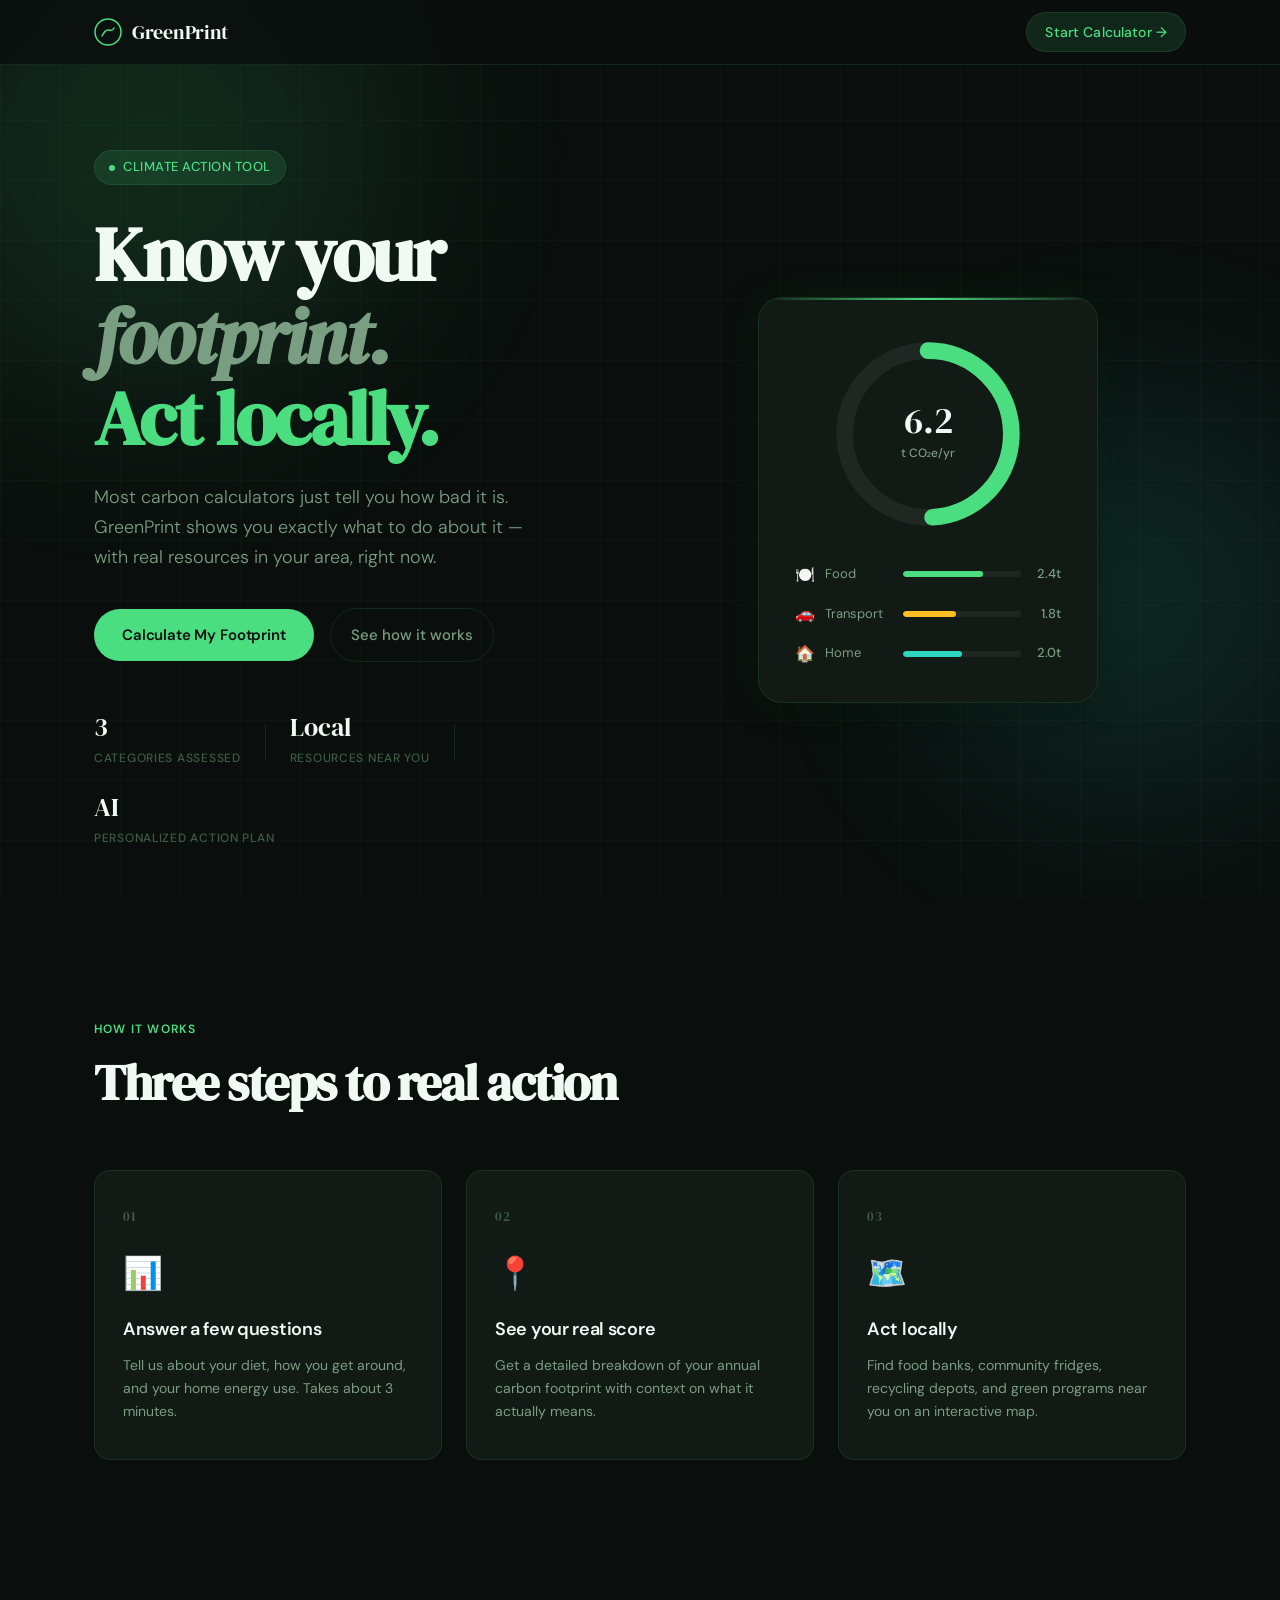
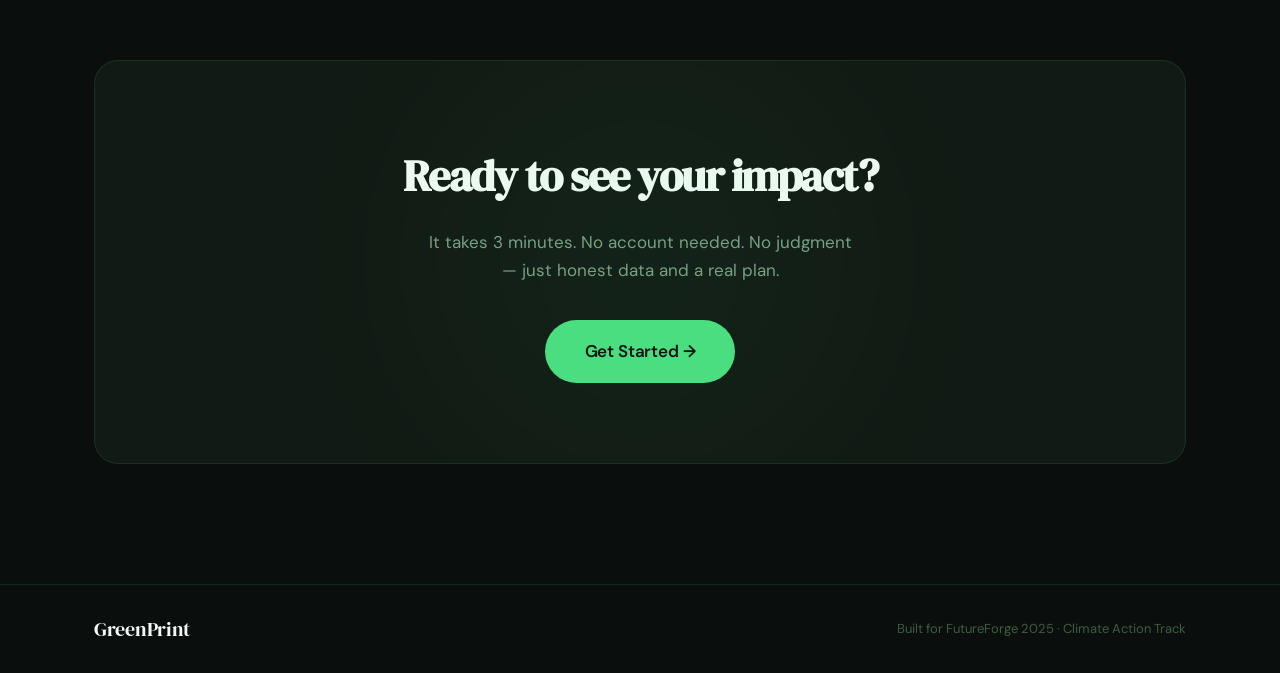
<file: index.html>
<!DOCTYPE html>
<html lang="en">
<head>
  <meta charset="UTF-8" />
  <meta name="viewport" content="width=device-width, initial-scale=1.0" />
  <title>GreenPrint — Know Your Impact. Act Locally.</title>
  <link rel="stylesheet" href="css/main.css" />
  <link rel="preconnect" href="https://fonts.googleapis.com" />
  <link rel="preconnect" href="https://fonts.gstatic.com" crossorigin />
  <link href="https://fonts.googleapis.com/css2?family=DM+Serif+Display:ital@0;1&family=DM+Sans:wght@300;400;500;600&display=swap" rel="stylesheet" />
</head>
<body class="home">

  <nav class="nav">
    <div class="nav-inner">
      <a href="index.html" class="logo">
        <span class="logo-icon">
          <svg width="28" height="28" viewBox="0 0 28 28" fill="none">
            <circle cx="14" cy="14" r="13" stroke="var(--green)" stroke-width="1.5"/>
            <path d="M8 18c2-4 4-6 6-6s4 2 6-2" stroke="var(--green)" stroke-width="1.5" stroke-linecap="round"/>
            <path d="M14 8v4M14 8l-2 2M14 8l2 2" stroke="var(--accent)" stroke-width="1.5" stroke-linecap="round" stroke-linejoin="round"/>
          </svg>
        </span>
        GreenPrint
      </a>
      <a href="calculator.html" class="nav-cta">Start Calculator →</a>
    </div>
  </nav>

  <section class="hero">
    <div class="hero-bg">
      <div class="hero-blob blob-1"></div>
      <div class="hero-blob blob-2"></div>
      <div class="grid-overlay"></div>
    </div>
    <div class="hero-content">
      <div class="hero-badge">
        <span class="badge-dot"></span>
        Climate Action Tool
      </div>
      <h1 class="hero-title">
        Know your<br />
        <em>footprint.</em><br />
        <span class="title-green">Act locally.</span>
      </h1>
      <p class="hero-desc">
        Most carbon calculators just tell you how bad it is. GreenPrint shows you exactly what to do about it — with real resources in your area, right now.
      </p>
      <div class="hero-actions">
        <a href="calculator.html" class="btn-primary">Calculate My Footprint</a>
        <a href="#how" class="btn-ghost">See how it works</a>
      </div>
      <div class="hero-stats">
        <div class="stat">
          <span class="stat-num">3</span>
          <span class="stat-label">Categories assessed</span>
        </div>
        <div class="stat-divider"></div>
        <div class="stat">
          <span class="stat-num">Local</span>
          <span class="stat-label">Resources near you</span>
        </div>
        <div class="stat-divider"></div>
        <div class="stat">
          <span class="stat-num">AI</span>
          <span class="stat-label">Personalized action plan</span>
        </div>
      </div>
    </div>
    <div class="hero-visual">
      <div class="score-preview">
        <div class="score-ring">
          <svg viewBox="0 0 120 120" width="200" height="200">
            <circle cx="60" cy="60" r="50" fill="none" stroke="rgba(255,255,255,0.06)" stroke-width="10"/>
            <circle cx="60" cy="60" r="50" fill="none" stroke="var(--green)" stroke-width="10"
              stroke-dasharray="220" stroke-dashoffset="66"
              stroke-linecap="round" transform="rotate(-90 60 60)" class="ring-anim"/>
          </svg>
          <div class="ring-center">
            <span class="ring-num">6.2</span>
            <span class="ring-unit">t CO₂e/yr</span>
          </div>
        </div>
        <div class="score-breakdown-preview">
          <div class="breakdown-row">
            <span class="brow-icon">🍽️</span>
            <span class="brow-label">Food</span>
            <div class="brow-bar"><div class="brow-fill" style="width:68%;background:var(--green)"></div></div>
            <span class="brow-val">2.4t</span>
          </div>
          <div class="breakdown-row">
            <span class="brow-icon">🚗</span>
            <span class="brow-label">Transport</span>
            <div class="brow-bar"><div class="brow-fill" style="width:45%;background:var(--amber)"></div></div>
            <span class="brow-val">1.8t</span>
          </div>
          <div class="breakdown-row">
            <span class="brow-icon">🏠</span>
            <span class="brow-label">Home</span>
            <div class="brow-bar"><div class="brow-fill" style="width:50%;background:var(--teal)"></div></div>
            <span class="brow-val">2.0t</span>
          </div>
        </div>
      </div>
    </div>
  </section>

  <section class="how" id="how">
    <div class="container">
      <div class="section-label">How it works</div>
      <h2 class="section-title">Three steps to real action</h2>
      <div class="steps-grid">
        <div class="step-card">
          <div class="step-num">01</div>
          <div class="step-icon">📊</div>
          <h3>Answer a few questions</h3>
          <p>Tell us about your diet, how you get around, and your home energy use. Takes about 3 minutes.</p>
        </div>
        <div class="step-card">
          <div class="step-num">02</div>
          <div class="step-icon">📍</div>
          <h3>See your real score</h3>
          <p>Get a detailed breakdown of your annual carbon footprint with context on what it actually means.</p>
        </div>
        <div class="step-card">
          <div class="step-num">03</div>
          <div class="step-icon">🗺️</div>
          <h3>Act locally</h3>
          <p>Find food banks, community fridges, recycling depots, and green programs near you on an interactive map.</p>
        </div>
      </div>
    </div>
  </section>

  <section class="cta-section">
    <div class="container">
      <div class="cta-card">
        <div class="cta-blob"></div>
        <h2>Ready to see your impact?</h2>
        <p>It takes 3 minutes. No account needed. No judgment — just honest data and a real plan.</p>
        <a href="calculator.html" class="btn-primary btn-large">Get Started →</a>
      </div>
    </div>
  </section>

  <footer class="footer">
    <div class="container">
      <div class="footer-inner">
        <span class="logo">GreenPrint</span>
        <span class="footer-note">Built for FutureForge 2025 · Climate Action Track</span>
      </div>
    </div>
  </footer>

</body>
</html>
</file>
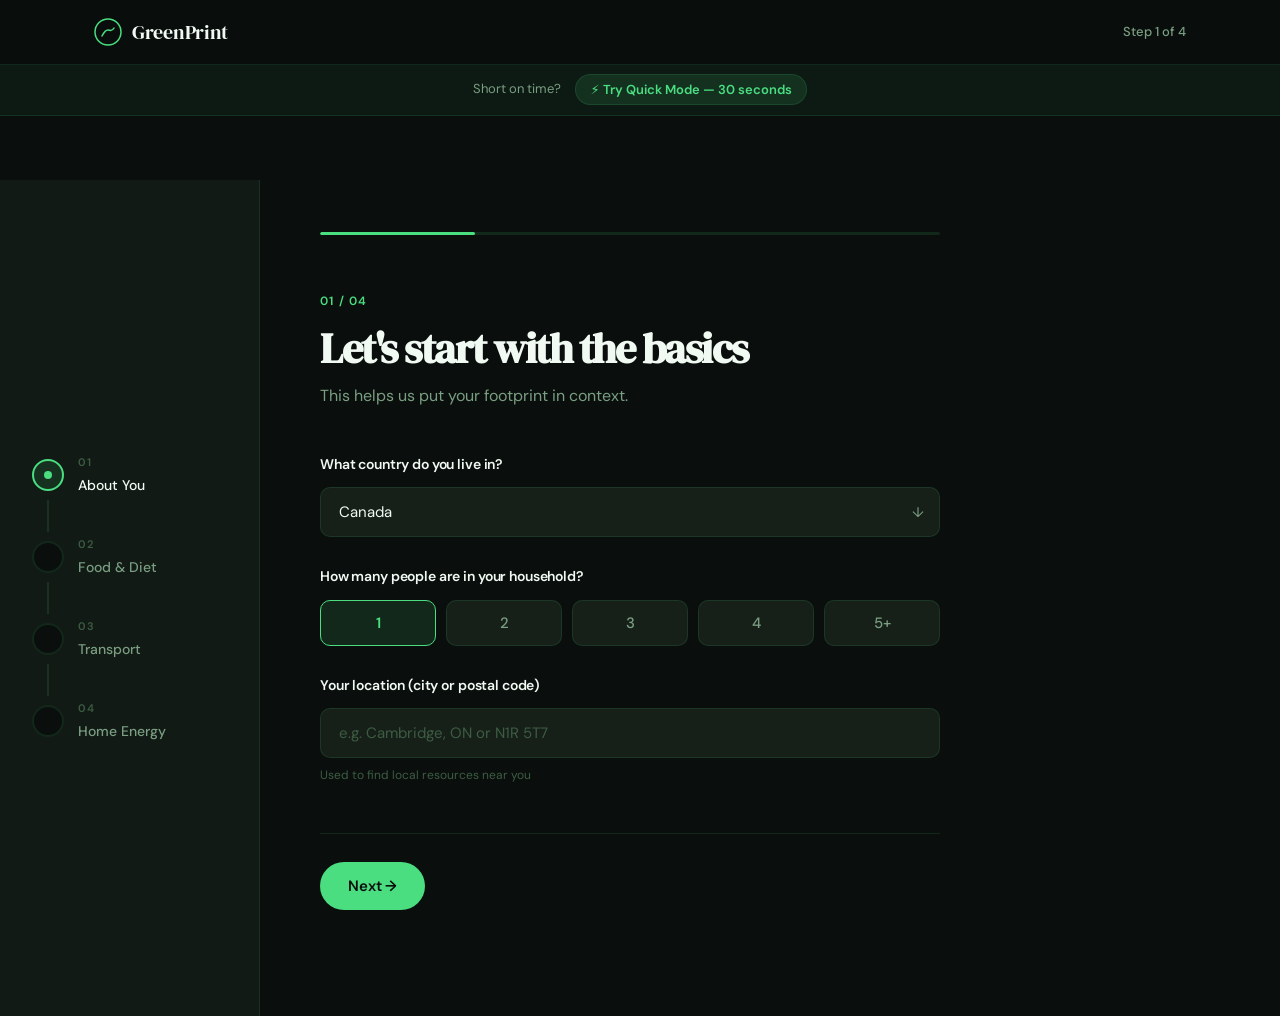
<file: calculator.html>
<!DOCTYPE html>
<html lang="en">
<head>
  <meta charset="UTF-8" />
  <meta name="viewport" content="width=device-width, initial-scale=1.0" />
  <title>GreenPrint — Calculator</title>
  <link rel="stylesheet" href="css/main.css" />
  <link rel="stylesheet" href="css/calculator.css" />
  <link href="https://fonts.googleapis.com/css2?family=DM+Serif+Display:ital@0;1&family=DM+Sans:wght@300;400;500;600&display=swap" rel="stylesheet" />
</head>
<body class="calc-page">

  <nav class="nav">
    <div class="nav-inner">
      <a href="index.html" class="logo">
        <span class="logo-icon">
          <svg width="28" height="28" viewBox="0 0 28 28" fill="none">
            <circle cx="14" cy="14" r="13" stroke="var(--green)" stroke-width="1.5"/>
            <path d="M8 18c2-4 4-6 6-6s4 2 6-2" stroke="var(--green)" stroke-width="1.5" stroke-linecap="round"/>
            <path d="M14 8v4M14 8l-2 2M14 8l2 2" stroke="var(--accent)" stroke-width="1.5" stroke-linecap="round" stroke-linejoin="round"/>
          </svg>
        </span>
        GreenPrint
      </a>
      <div class="nav-progress-label" id="stepLabel">Step 1 of 4</div>
    </div>
  </nav>

  <!-- Quick Mode Modal -->
  <div id="quickModeModal" class="quick-modal" style="display:none">
    <div class="quick-modal-card">
      <button class="quick-modal-close" onclick="closeQuickMode()">✕</button>
      <div class="quick-modal-header">
        <span class="step-badge">⚡ Quick Mode</span>
        <h2>Pick your lifestyle</h2>
        <p>Get an instant estimate in under 30 seconds. You can always do the full calculator for precision.</p>
      </div>
      <div class="quick-archetypes" id="quickArchetypes">
        <button class="archetype-card" data-archetype="student">
          <span class="arch-icon">🎒</span>
          <span class="arch-name">Student</span>
          <span class="arch-desc">Low income, transit or cycling, shared housing, minimal flights</span>
          <span class="arch-estimate">~4–6t CO₂e/yr</span>
        </button>
        <button class="archetype-card" data-archetype="urban_professional">
          <span class="arch-icon">💼</span>
          <span class="arch-name">Urban Professional</span>
          <span class="arch-desc">Apartment, transit or car, a few flights/year, mixed diet</span>
          <span class="arch-estimate">~7–10t CO₂e/yr</span>
        </button>
        <button class="archetype-card" data-archetype="suburban_family">
          <span class="arch-icon">🏡</span>
          <span class="arch-name">Suburban Family</span>
          <span class="arch-desc">House, one or two gas cars, 2–4 flights, standard diet</span>
          <span class="arch-estimate">~12–18t CO₂e/yr</span>
        </button>
        <button class="archetype-card" data-archetype="eco_conscious">
          <span class="arch-icon">🌿</span>
          <span class="arch-name">Eco-Conscious</span>
          <span class="arch-desc">Plant-based diet, EV or transit, minimal flights, green home</span>
          <span class="arch-estimate">~3–5t CO₂e/yr</span>
        </button>
        <button class="archetype-card" data-archetype="high_footprint">
          <span class="arch-icon">🚀</span>
          <span class="arch-name">High Flyer</span>
          <span class="arch-desc">Large home, SUV, frequent flyer, meat-heavy diet</span>
          <span class="arch-estimate">~18–25t CO₂e/yr</span>
        </button>
        <button class="archetype-card" data-archetype="rural">
          <span class="arch-icon">🌾</span>
          <span class="arch-name">Rural / Small Town</span>
          <span class="arch-desc">House, gas car is essential, local food, few flights</span>
          <span class="arch-estimate">~10–14t CO₂e/yr</span>
        </button>
      </div>
      <div class="quick-location-row">
        <input type="text" class="form-input" id="quickLocation" placeholder="Your city or postal code (for local resources)" />
      </div>
      <button class="btn-primary" style="width:100%;justify-content:center;margin-top:16px" onclick="submitQuickMode()">
        See My Results →
      </button>
    </div>
  </div>

  <!-- Quick Mode trigger banner -->
  <div class="quick-mode-banner">
    <span>Short on time?</span>
    <button class="quick-mode-trigger" onclick="openQuickMode()">⚡ Try Quick Mode — 30 seconds</button>
  </div>

  <div class="calc-layout">
    <!-- Progress sidebar -->
    <aside class="calc-sidebar">
      <div class="progress-steps">
        <div class="prog-step active" data-step="1">
          <div class="prog-dot"></div>
          <div class="prog-info">
            <span class="prog-num">01</span>
            <span class="prog-name">About You</span>
          </div>
        </div>
        <div class="prog-line"></div>
        <div class="prog-step" data-step="2">
          <div class="prog-dot"></div>
          <div class="prog-info">
            <span class="prog-num">02</span>
            <span class="prog-name">Food & Diet</span>
          </div>
        </div>
        <div class="prog-line"></div>
        <div class="prog-step" data-step="3">
          <div class="prog-dot"></div>
          <div class="prog-info">
            <span class="prog-num">03</span>
            <span class="prog-name">Transport</span>
          </div>
        </div>
        <div class="prog-line"></div>
        <div class="prog-step" data-step="4">
          <div class="prog-dot"></div>
          <div class="prog-info">
            <span class="prog-num">04</span>
            <span class="prog-name">Home Energy</span>
          </div>
        </div>
      </div>
    </aside>

    <!-- Main form area -->
    <main class="calc-main">
      <div class="calc-progress-bar">
        <div class="calc-progress-fill" id="progressFill" style="width: 25%"></div>
      </div>

      <!-- Step 1: About You -->
      <div class="calc-step active" id="step1">
        <div class="step-header">
          <span class="step-badge">01 / 04</span>
          <h1 class="step-title">Let's start with the basics</h1>
          <p class="step-desc">This helps us put your footprint in context.</p>
        </div>
        <div class="form-grid">
          <div class="form-group full">
            <label class="form-label">What country do you live in?</label>
            <div class="select-wrap">
              <select class="form-select" id="country">
                <option value="CA">Canada</option>
                <option value="US">United States</option>
                <option value="UK">United Kingdom</option>
                <option value="AU">Australia</option>
                <option value="DE">Germany</option>
                <option value="FR">France</option>
                <option value="OTHER">Other</option>
              </select>
            </div>
          </div>

          <div class="form-group full">
            <label class="form-label">How many people are in your household?</label>
            <div class="number-buttons" id="householdSize">
              <button class="num-btn active" data-value="1">1</button>
              <button class="num-btn" data-value="2">2</button>
              <button class="num-btn" data-value="3">3</button>
              <button class="num-btn" data-value="4">4</button>
              <button class="num-btn" data-value="5">5+</button>
            </div>
          </div>

          <div class="form-group full">
            <label class="form-label">Your location (city or postal code)</label>
            <input type="text" class="form-input" id="location" placeholder="e.g. Cambridge, ON or N1R 5T7" />
            <span class="form-hint">Used to find local resources near you</span>
          </div>
        </div>
      </div>

      <!-- Step 2: Food -->
      <div class="calc-step" id="step2">
        <div class="step-header">
          <span class="step-badge">02 / 04</span>
          <h1 class="step-title">Food & diet</h1>
          <p class="step-desc">What you eat is often the single biggest part of your footprint.</p>
        </div>
        <div class="form-grid">
          <div class="form-group full">
            <label class="form-label">How would you describe your diet?</label>
            <div class="card-options" id="dietType">
              <button class="card-opt" data-value="vegan">
                <span class="opt-icon">🌱</span>
                <span class="opt-label">Vegan</span>
                <span class="opt-sub">Plant-based only</span>
              </button>
              <button class="card-opt" data-value="vegetarian">
                <span class="opt-icon">🥗</span>
                <span class="opt-label">Vegetarian</span>
                <span class="opt-sub">No meat or fish</span>
              </button>
              <button class="card-opt" data-value="pescatarian">
                <span class="opt-icon">🐟</span>
                <span class="opt-label">Pescatarian</span>
                <span class="opt-sub">Fish but no meat</span>
              </button>
              <button class="card-opt" data-value="omnivore_low">
                <span class="opt-icon">🍗</span>
                <span class="opt-label">Some meat</span>
                <span class="opt-sub">A few times/week</span>
              </button>
              <button class="card-opt active" data-value="omnivore_high">
                <span class="opt-icon">🥩</span>
                <span class="opt-label">Regular meat</span>
                <span class="opt-sub">Most days</span>
              </button>
              <button class="card-opt" data-value="beef_heavy">
                <span class="opt-icon">🍖</span>
                <span class="opt-label">Beef-heavy</span>
                <span class="opt-sub">Red meat often</span>
              </button>
            </div>
          </div>

          <div class="form-group">
            <label class="form-label">How often do you buy local/seasonal produce?</label>
            <div class="slider-wrap">
              <input type="range" class="form-range" id="localFood" min="0" max="100" value="30" step="10" />
              <div class="range-labels">
                <span>Rarely</span>
                <span id="localFoodVal" class="range-val">30%</span>
                <span>Always</span>
              </div>
            </div>
          </div>

          <div class="form-group">
            <label class="form-label">How much food do you waste per week?</label>
            <div class="card-options sm" id="foodWaste">
              <button class="card-opt" data-value="low">
                <span class="opt-icon">♻️</span>
                <span class="opt-label">Very little</span>
              </button>
              <button class="card-opt active" data-value="medium">
                <span class="opt-icon">🗑️</span>
                <span class="opt-label">Some</span>
              </button>
              <button class="card-opt" data-value="high">
                <span class="opt-icon">🪣</span>
                <span class="opt-label">A lot</span>
              </button>
            </div>
          </div>
        </div>
      </div>

      <!-- Step 3: Transport -->
      <div class="calc-step" id="step3">
        <div class="step-header">
          <span class="step-badge">03 / 04</span>
          <h1 class="step-title">Getting around</h1>
          <p class="step-desc">Transport is typically the second-largest source of personal emissions.</p>
        </div>
        <div class="form-grid">
          <div class="form-group full">
            <label class="form-label">What's your primary way of getting around?</label>
            <div class="card-options" id="primaryTransport">
              <button class="card-opt" data-value="walk_cycle">
                <span class="opt-icon">🚲</span>
                <span class="opt-label">Walk / Cycle</span>
                <span class="opt-sub">Most trips</span>
              </button>
              <button class="card-opt" data-value="public_transit">
                <span class="opt-icon">🚌</span>
                <span class="opt-label">Public Transit</span>
                <span class="opt-sub">Bus, train, metro</span>
              </button>
              <button class="card-opt" data-value="electric_car">
                <span class="opt-icon">⚡</span>
                <span class="opt-label">Electric Car</span>
                <span class="opt-sub">EV or hybrid</span>
              </button>
              <button class="card-opt active" data-value="gas_car_small">
                <span class="opt-icon">🚗</span>
                <span class="opt-label">Gas Car</span>
                <span class="opt-sub">Sedan / small car</span>
              </button>
              <button class="card-opt" data-value="gas_car_large">
                <span class="opt-icon">🚙</span>
                <span class="opt-label">SUV / Truck</span>
                <span class="opt-sub">Large vehicle</span>
              </button>
            </div>
          </div>

          <div class="form-group" id="carDistanceGroup">
            <label class="form-label">Average km driven per week</label>
            <div class="slider-wrap">
              <input type="range" class="form-range" id="carDistance" min="0" max="1000" value="200" step="20" />
              <div class="range-labels">
                <span>0 km</span>
                <span id="carDistanceVal" class="range-val">200 km</span>
                <span>1000 km</span>
              </div>
            </div>
          </div>

          <div class="form-group">
            <label class="form-label">Flights per year (return trips)</label>
            <div class="slider-wrap">
              <input type="range" class="form-range" id="flights" min="0" max="20" value="2" step="1" />
              <div class="range-labels">
                <span>None</span>
                <span id="flightsVal" class="range-val">2 flights</span>
                <span>20+</span>
              </div>
            </div>
          </div>

          <div class="form-group">
            <label class="form-label">Flight type (most common)</label>
            <div class="card-options sm" id="flightType">
              <button class="card-opt" data-value="none">
                <span class="opt-icon">🚫</span>
                <span class="opt-label">No flying</span>
              </button>
              <button class="card-opt active" data-value="short">
                <span class="opt-icon">✈️</span>
                <span class="opt-label">Short haul</span>
              </button>
              <button class="card-opt" data-value="long">
                <span class="opt-icon">🌍</span>
                <span class="opt-label">Long haul</span>
              </button>
            </div>
          </div>
        </div>
      </div>

      <!-- Step 4: Home Energy -->
      <div class="calc-step" id="step4">
        <div class="step-header">
          <span class="step-badge">04 / 04</span>
          <h1 class="step-title">Home & energy</h1>
          <p class="step-desc">Heating, cooling, and electricity use at home.</p>
        </div>
        <div class="form-grid">
          <div class="form-group full">
            <label class="form-label">What type of home do you live in?</label>
            <div class="card-options" id="homeType">
              <button class="card-opt" data-value="apartment_small">
                <span class="opt-icon">🏢</span>
                <span class="opt-label">Small Apt</span>
                <span class="opt-sub">Studio / 1BR</span>
              </button>
              <button class="card-opt active" data-value="apartment_large">
                <span class="opt-icon">🏬</span>
                <span class="opt-label">Large Apt</span>
                <span class="opt-sub">2BR+</span>
              </button>
              <button class="card-opt" data-value="house_small">
                <span class="opt-icon">🏠</span>
                <span class="opt-label">Small House</span>
                <span class="opt-sub">Under 150m²</span>
              </button>
              <button class="card-opt" data-value="house_large">
                <span class="opt-icon">🏡</span>
                <span class="opt-label">Large House</span>
                <span class="opt-sub">150m²+</span>
              </button>
            </div>
          </div>

          <div class="form-group">
            <label class="form-label">Primary heating source</label>
            <div class="card-options sm" id="heatingType">
              <button class="card-opt" data-value="electric_renewable">
                <span class="opt-icon">☀️</span>
                <span class="opt-label">Electric/Renewable</span>
              </button>
              <button class="card-opt active" data-value="natural_gas">
                <span class="opt-icon">🔥</span>
                <span class="opt-label">Natural Gas</span>
              </button>
              <button class="card-opt" data-value="oil">
                <span class="opt-icon">🛢️</span>
                <span class="opt-label">Oil / Propane</span>
              </button>
            </div>
          </div>

          <div class="form-group">
            <label class="form-label">Monthly electricity bill (approx.)</label>
            <div class="slider-wrap">
              <input type="range" class="form-range" id="electricBill" min="20" max="400" value="100" step="10" />
              <div class="range-labels">
                <span>$20</span>
                <span id="electricBillVal" class="range-val">$100</span>
                <span>$400+</span>
              </div>
            </div>
          </div>

          <div class="form-group full">
            <label class="form-label">Do you have any of these?</label>
            <div class="checkbox-group" id="greenHome">
              <label class="check-option">
                <input type="checkbox" value="solar" />
                <span class="check-box"></span>
                <span class="check-icon">☀️</span>
                Solar panels
              </label>
              <label class="check-option">
                <input type="checkbox" value="heatpump" />
                <span class="check-box"></span>
                <span class="check-icon">🌡️</span>
                Heat pump
              </label>
              <label class="check-option">
                <input type="checkbox" value="insulation" />
                <span class="check-box"></span>
                <span class="check-icon">🧱</span>
                Good insulation
              </label>
              <label class="check-option">
                <input type="checkbox" value="none" />
                <span class="check-box"></span>
                <span class="check-icon">❌</span>
                None of these
              </label>
            </div>
          </div>
        </div>
      </div>

      <!-- Navigation buttons -->
      <div class="calc-nav">
        <button class="btn-ghost" id="backBtn" style="display:none" onclick="prevStep()">← Back</button>
        <button class="btn-primary" id="nextBtn" onclick="nextStep()">Next →</button>
      </div>

    </main>
  </div>

  <script src="js/calculator.js"></script>
</body>
</html>
</file>
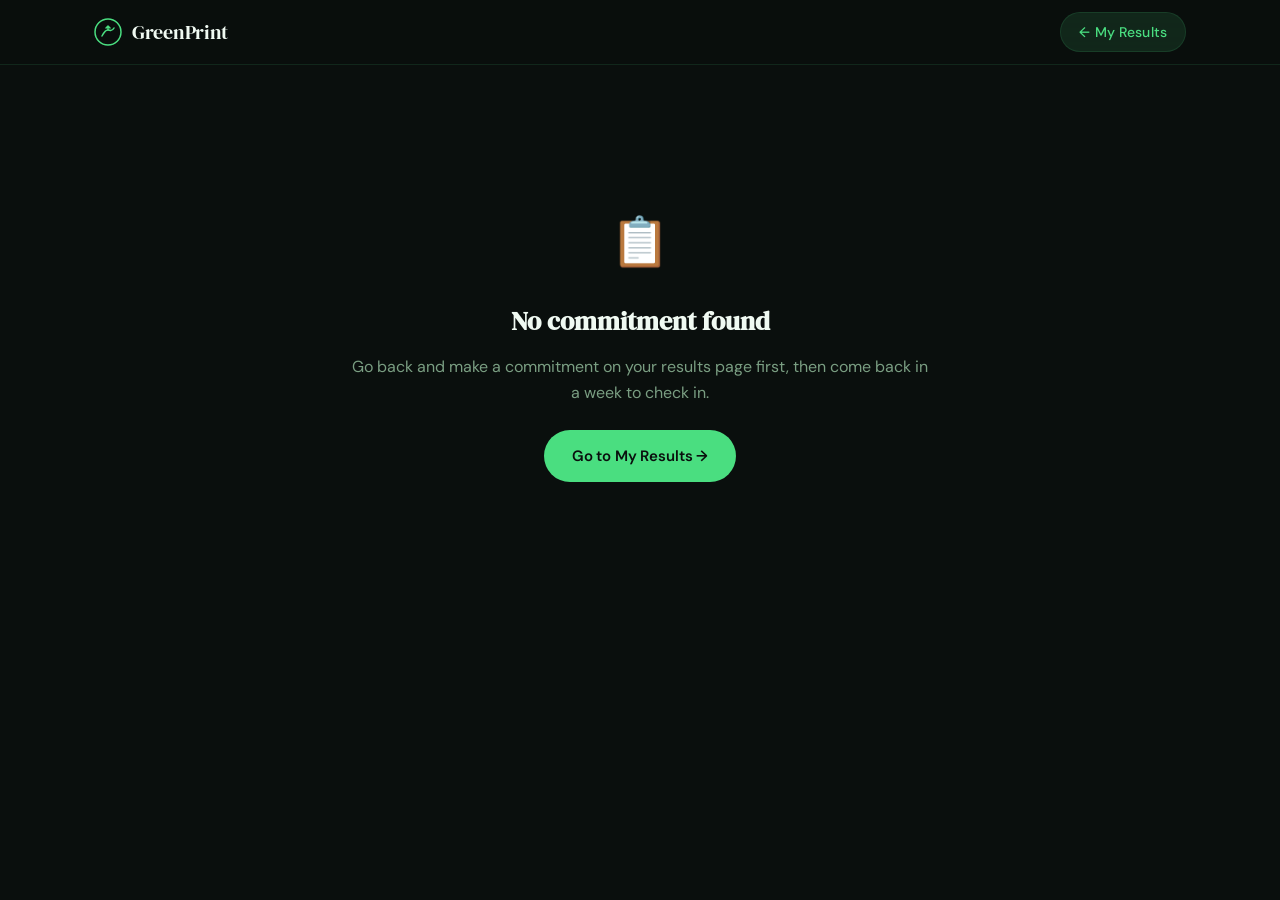
<file: checkin.html>
<!DOCTYPE html>
<html lang="en">
<head>
  <meta charset="UTF-8" />
  <meta name="viewport" content="width=device-width, initial-scale=1.0" />
  <title>GreenPrint — Check In</title>
  <link rel="stylesheet" href="css/main.css" />
  <link href="https://fonts.googleapis.com/css2?family=DM+Serif+Display:ital@0;1&family=DM+Sans:wght@300;400;500;600&display=swap" rel="stylesheet" />
  <style>
    body { padding-top: 64px; min-height: 100vh; }

    .checkin-layout {
      max-width: 680px;
      margin: 0 auto;
      padding: 60px 24px;
    }

    .checkin-hero {
      text-align: center;
      margin-bottom: 48px;
    }

    .checkin-badge {
      display: inline-flex;
      align-items: center;
      gap: 8px;
      background: var(--green-dim);
      border: 1px solid var(--border);
      color: var(--green);
      font-size: 12px;
      font-weight: 600;
      padding: 6px 14px;
      border-radius: 100px;
      margin-bottom: 20px;
      text-transform: uppercase;
      letter-spacing: 0.08em;
    }

    .checkin-title {
      font-family: var(--font-display);
      font-size: clamp(28px, 5vw, 44px);
      letter-spacing: -1.5px;
      color: var(--text);
      margin-bottom: 14px;
      line-height: 1.1;
    }

    .checkin-subtitle { font-size: 16px; color: var(--text-muted); line-height: 1.6; }

    /* PROGRESS RING */
    .days-ring {
      display: flex;
      flex-direction: column;
      align-items: center;
      gap: 8px;
      margin: 32px 0;
    }

    .days-ring-label { font-size: 13px; color: var(--text-muted); font-weight: 500; }

    /* COMMITMENT CARD */
    .commitment-recall {
      background: var(--bg-card);
      border: 1px solid var(--border);
      border-radius: var(--radius);
      padding: 24px 28px;
      margin-bottom: 32px;
      display: flex;
      align-items: center;
      gap: 16px;
    }

    .recall-icon { font-size: 32px; flex-shrink: 0; }
    .recall-label { font-size: 13px; color: var(--text-faint); text-transform: uppercase; letter-spacing: 0.08em; font-weight: 600; margin-bottom: 6px; }
    .recall-action { font-size: 16px; font-weight: 600; color: var(--text); }

    /* CHECK-IN QUESTION */
    .checkin-question {
      background: var(--bg-card);
      border: 1px solid var(--border);
      border-radius: var(--radius);
      padding: 32px;
      margin-bottom: 24px;
    }

    .question-text {
      font-family: var(--font-display);
      font-size: 22px;
      letter-spacing: -0.8px;
      color: var(--text);
      margin-bottom: 24px;
      line-height: 1.3;
    }

    .checkin-options { display: grid; grid-template-columns: 1fr 1fr; gap: 12px; }

    .checkin-opt {
      background: var(--bg-elevated);
      border: 2px solid var(--border);
      border-radius: var(--radius-sm);
      padding: 18px 16px;
      font-family: var(--font-body);
      font-size: 14px;
      font-weight: 600;
      color: var(--text-muted);
      cursor: pointer;
      transition: var(--transition);
      text-align: center;
      display: flex;
      flex-direction: column;
      align-items: center;
      gap: 8px;
    }

    .checkin-opt .opt-emoji { font-size: 28px; }

    .checkin-opt:hover { border-color: var(--border-hover); color: var(--text); }
    .checkin-opt.yes { border-color: var(--green); background: var(--green-dim); color: var(--green); }
    .checkin-opt.partial { border-color: var(--amber); background: rgba(251,191,36,0.1); color: var(--amber); }
    .checkin-opt.no { border-color: var(--red); background: rgba(248,113,113,0.08); color: var(--red); }

    /* RESULT PANEL */
    .checkin-result {
      background: var(--bg-card);
      border: 1px solid var(--border);
      border-radius: var(--radius);
      padding: 36px;
      text-align: center;
      display: none;
    }

    .result-emoji { font-size: 52px; margin-bottom: 16px; display: block; }

    .result-title {
      font-family: var(--font-display);
      font-size: 28px;
      letter-spacing: -1px;
      color: var(--text);
      margin-bottom: 10px;
    }

    .result-sub { font-size: 15px; color: var(--text-muted); margin-bottom: 24px; line-height: 1.6; }

    .saved-stat {
      display: inline-flex;
      flex-direction: column;
      align-items: center;
      background: var(--green-dim);
      border: 1px solid var(--border);
      border-radius: var(--radius-sm);
      padding: 16px 28px;
      margin-bottom: 28px;
    }

    .saved-num { font-family: var(--font-display); font-size: 36px; color: var(--green); letter-spacing: -1px; }
    .saved-label { font-size: 12px; color: var(--text-muted); font-weight: 500; text-transform: uppercase; letter-spacing: 0.06em; }

    /* BADGES */
    .badges-earned {
      margin-top: 20px;
      padding-top: 20px;
      border-top: 1px solid var(--border);
    }

    .badges-earned-label { font-size: 12px; color: var(--text-faint); text-transform: uppercase; letter-spacing: 0.08em; font-weight: 600; margin-bottom: 14px; }

    .badge-display {
      display: flex;
      gap: 12px;
      justify-content: center;
      flex-wrap: wrap;
    }

    .badge-pill {
      display: flex;
      align-items: center;
      gap: 8px;
      background: var(--bg-elevated);
      border: 1px solid var(--border);
      border-radius: 100px;
      padding: 8px 16px;
      font-size: 13px;
      font-weight: 600;
      color: var(--text-muted);
      animation: fadeUp 0.4s ease both;
    }

    .badge-pill.unlocked {
      background: var(--green-dim);
      border-color: rgba(74,222,128,0.3);
      color: var(--green);
    }

    .result-actions { display: flex; gap: 12px; justify-content: center; flex-wrap: wrap; margin-top: 24px; }

    /* NO DATA */
    .no-data {
      text-align: center;
      padding: 80px 24px;
    }

    .no-data h2 { font-family: var(--font-display); font-size: 26px; margin-bottom: 12px; }
    .no-data p { color: var(--text-muted); margin-bottom: 24px; }
  </style>
</head>
<body>

  <nav class="nav">
    <div class="nav-inner">
      <a href="index.html" class="logo">
        <svg width="28" height="28" viewBox="0 0 28 28" fill="none">
          <circle cx="14" cy="14" r="13" stroke="var(--green)" stroke-width="1.5"/>
          <path d="M8 18c2-4 4-6 6-6s4 2 6-2" stroke="var(--green)" stroke-width="1.5" stroke-linecap="round"/>
          <path d="M14 8v4M14 8l-2 2M14 8l2 2" stroke="var(--green)" stroke-width="1.5" stroke-linecap="round" stroke-linejoin="round"/>
        </svg>
        GreenPrint
      </a>
      <a href="results.html" class="nav-cta">← My Results</a>
    </div>
  </nav>

  <div class="checkin-layout" id="noDataView" style="display:none">
    <div class="no-data">
      <span style="font-size:48px;display:block;margin-bottom:20px">📋</span>
      <h2>No commitment found</h2>
      <p>Go back and make a commitment on your results page first, then come back in a week to check in.</p>
      <a href="results.html" class="btn-primary">Go to My Results →</a>
    </div>
  </div>

  <div class="checkin-layout" id="mainView" style="display:none">
    <div class="checkin-hero">
      <div class="checkin-badge">🔥 7-Day Check-In</div>
      <h1 class="checkin-title">How did it go?</h1>
      <p class="checkin-subtitle">A week ago you made a commitment. Let's see how it went and how much CO₂ you may have saved.</p>

      <div class="days-ring">
        <svg viewBox="0 0 100 100" width="90" height="90">
          <circle cx="50" cy="50" r="40" fill="none" stroke="rgba(74,222,128,0.1)" stroke-width="8"/>
          <circle cx="50" cy="50" r="40" fill="none" stroke="var(--green)" stroke-width="8"
            stroke-dasharray="251" stroke-dashoffset="0"
            stroke-linecap="round" transform="rotate(-90 50 50)"/>
          <text x="50" y="54" text-anchor="middle" font-family="DM Serif Display,serif" font-size="22" fill="#f0faf2" id="dayCountText">7</text>
        </svg>
        <span class="days-ring-label" id="dayCountLabel">days since your commitment</span>
      </div>
    </div>

    <div class="commitment-recall" id="commitmentRecall">
      <span class="recall-icon" id="recallIcon">🌱</span>
      <div>
        <div class="recall-label">Your commitment was</div>
        <div class="recall-action" id="recallAction">—</div>
      </div>
    </div>

    <div class="checkin-question" id="questionPanel">
      <div class="question-text">Did you follow through on your commitment?</div>
      <div class="checkin-options">
        <button class="checkin-opt yes" onclick="submitCheckin('yes')">
          <span class="opt-emoji">✅</span>
          Yes, I did it!
        </button>
        <button class="checkin-opt partial" onclick="submitCheckin('partial')">
          <span class="opt-emoji">🌗</span>
          Partially — I tried
        </button>
        <button class="checkin-opt no" onclick="submitCheckin('no')">
          <span class="opt-emoji">😔</span>
          Not this time
        </button>
        <button class="checkin-opt" style="border-color:var(--teal);color:var(--teal);background:rgba(45,212,191,0.08)" onclick="submitCheckin('exceeded')">
          <span class="opt-emoji">🚀</span>
          Did even more!
        </button>
      </div>
    </div>

    <div class="checkin-result" id="resultPanel">
      <span class="result-emoji" id="resultEmoji"></span>
      <div class="result-title" id="resultTitle"></div>
      <div class="result-sub" id="resultSub"></div>

      <div class="saved-stat" id="savedStat" style="display:none">
        <span class="saved-num" id="savedNum"></span>
        <span class="saved-label">kg CO₂ saved this week</span>
      </div>

      <div class="badges-earned" id="badgesEarned" style="display:none">
        <div class="badges-earned-label">Badges earned</div>
        <div class="badge-display" id="badgeDisplay"></div>
      </div>

      <div class="result-actions">
        <a href="results.html" class="btn-primary">See my full results →</a>
        <a href="calculator.html" class="btn-ghost">Recalculate my footprint</a>
      </div>
    </div>
  </div>

  <script>
    const COMMIT_ICONS = {
      meatfree: '🥦', transit: '🚌', foodbank: '🍎',
      waste: '♻️', thermostat: '🌡️', localfood: '🛒'
    };

    const COMMIT_SAVINGS = {
      meatfree: 3.2, transit: 2.1, foodbank: 1.5,
      waste: 0.8, thermostat: 1.5, localfood: 0.9
    };

    const RESULT_DATA = {
      yes: {
        emoji: '🎉',
        title: 'You actually did it.',
        sub: 'That\'s not nothing. Most people say they\'ll change and don\'t. You did. Here\'s your estimated CO₂ saved from this one action.',
        multiplier: 1.0
      },
      exceeded: {
        emoji: '🚀',
        title: 'You went above and beyond.',
        sub: 'You didn\'t just follow through — you pushed further. That\'s how real change happens. Your estimated savings this week:',
        multiplier: 1.5
      },
      partial: {
        emoji: '🌱',
        title: 'Partial credit still counts.',
        sub: 'Trying matters. Even partial action has real impact, and building the habit is more than half the battle. Keep going.',
        multiplier: 0.5
      },
      no: {
        emoji: '💪',
        title: 'Okay. Tomorrow is a new start.',
        sub: 'The fact that you came back to check in shows you care. Pick a smaller commitment next time — something so easy it\'s hard to skip.',
        multiplier: 0
      }
    };

    window.addEventListener('DOMContentLoaded', () => {
      const saved = localStorage.getItem('gp_commitment');
      if (!saved) {
        document.getElementById('noDataView').style.display = 'block';
        return;
      }

      document.getElementById('mainView').style.display = 'block';

      const { key, date, label } = JSON.parse(saved);
      const start = new Date(date);
      const days = Math.max(1, Math.floor((new Date() - start) / (1000*60*60*24)) + 1);

      document.getElementById('dayCountText').textContent = days;
      document.getElementById('dayCountLabel').textContent = `day${days !== 1 ? 's' : ''} since your commitment`;
      document.getElementById('recallIcon').textContent = COMMIT_ICONS[key] || '🌱';
      document.getElementById('recallAction').textContent = label || 'Your commitment';
    });

    function submitCheckin(answer) {
      const saved = localStorage.getItem('gp_commitment');
      if (!saved) return;
      const { key } = JSON.parse(saved);

      const res = RESULT_DATA[answer];
      const baseSaving = COMMIT_SAVINGS[key] || 2;
      const actualSaving = (baseSaving * res.multiplier).toFixed(1);

      document.getElementById('questionPanel').style.display = 'none';
      const resultPanel = document.getElementById('resultPanel');
      resultPanel.style.display = 'block';
      resultPanel.style.animation = 'fadeUp 0.4s ease both';

      document.getElementById('resultEmoji').textContent = res.emoji;
      document.getElementById('resultTitle').textContent = res.title;
      document.getElementById('resultSub').textContent = res.sub;

      if (res.multiplier > 0) {
        document.getElementById('savedStat').style.display = 'inline-flex';
        document.getElementById('savedNum').textContent = `${actualSaving}kg`;
      }

      // Award badges
      const badges = computeBadges(answer, key);
      if (badges.length > 0) {
        document.getElementById('badgesEarned').style.display = 'block';
        document.getElementById('badgeDisplay').innerHTML = badges.map(b =>
          `<div class="badge-pill unlocked">${b.icon} ${b.name}</div>`
        ).join('');
        saveBadges(badges);
      }

      // Store checkin
      localStorage.setItem('gp_last_checkin', JSON.stringify({ answer, date: new Date().toISOString(), saving: actualSaving }));
    }

    function computeBadges(answer, commitKey) {
      const existing = JSON.parse(localStorage.getItem('gp_badges') || '[]');
      const toAward = [];

      const allBadges = [
        { id: 'first_step', icon: '🌱', name: 'First Step', condition: () => true },
        { id: 'follow_through', icon: '✅', name: 'Follow Through', condition: () => answer === 'yes' || answer === 'exceeded' },
        { id: 'overachiever', icon: '🚀', name: 'Overachiever', condition: () => answer === 'exceeded' },
        { id: 'food_hero', icon: '🥦', name: 'Food Hero', condition: () => commitKey === 'meatfree' && (answer === 'yes' || answer === 'exceeded') },
        { id: 'transit_rider', icon: '🚌', name: 'Transit Rider', condition: () => commitKey === 'transit' && (answer === 'yes' || answer === 'exceeded') },
        { id: 'community_giver', icon: '🍎', name: 'Community Giver', condition: () => commitKey === 'foodbank' },
      ];

      allBadges.forEach(badge => {
        if (!existing.includes(badge.id) && badge.condition()) {
          toAward.push(badge);
        }
      });

      return toAward;
    }

    function saveBadges(newBadges) {
      const existing = JSON.parse(localStorage.getItem('gp_badges') || '[]');
      const updated = [...new Set([...existing, ...newBadges.map(b => b.id)])];
      localStorage.setItem('gp_badges', JSON.stringify(updated));
    }
  </script>
</body>
</html>
</file>
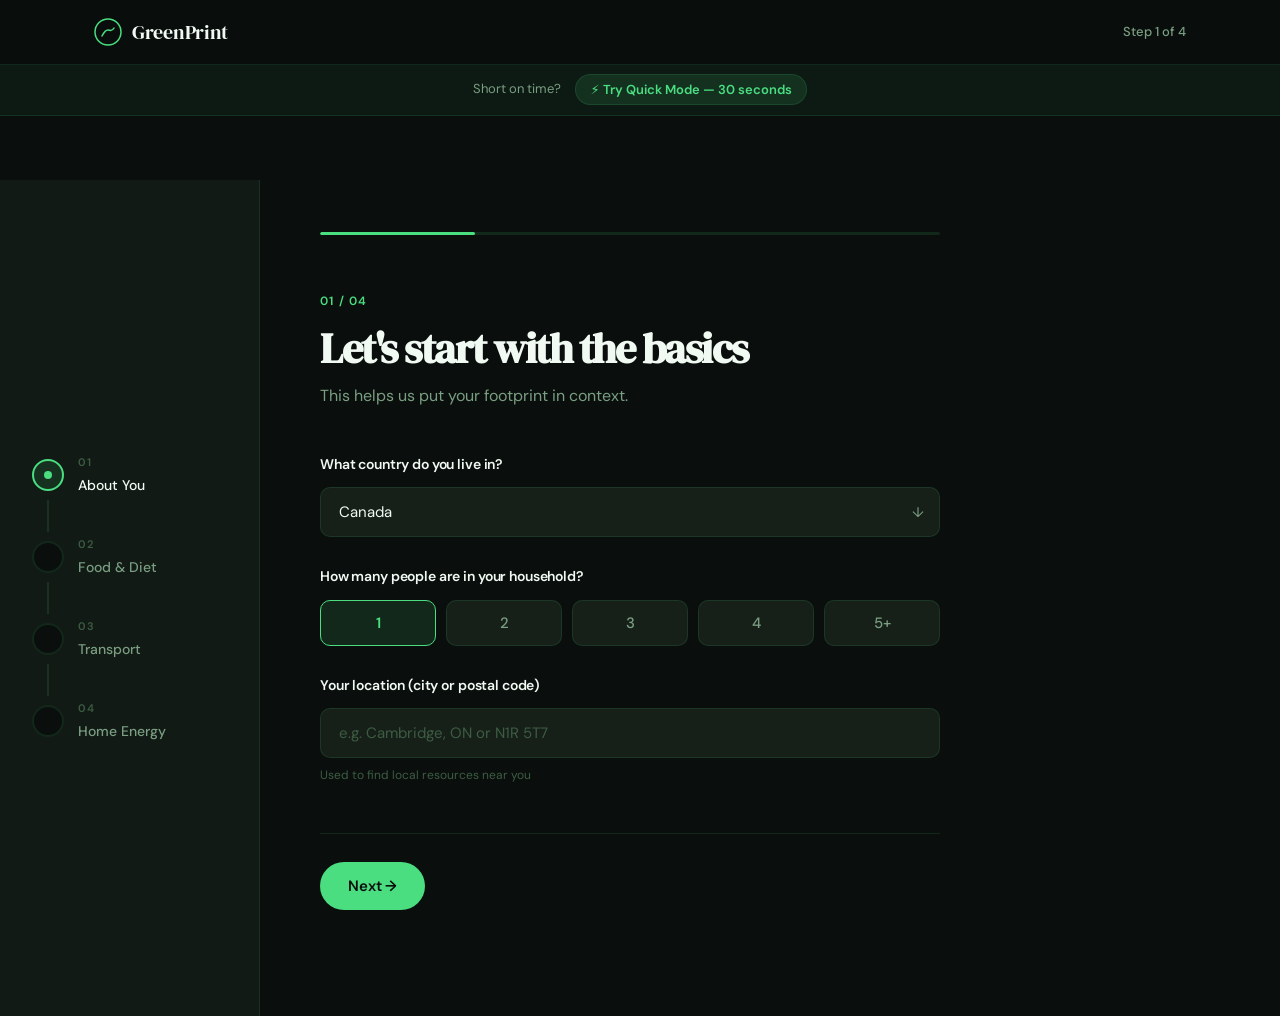
<file: share.html>
<!DOCTYPE html>
<html lang="en">
<head>
  <meta charset="UTF-8" />
  <meta name="viewport" content="width=device-width, initial-scale=1.0" />
  <title>GreenPrint — My Carbon Footprint</title>
  <link rel="stylesheet" href="css/main.css" />
  <link href="https://fonts.googleapis.com/css2?family=DM+Serif+Display:ital@0;1&family=DM+Sans:wght@300;400;500;600&display=swap" rel="stylesheet" />
  <style>
    body { display: flex; flex-direction: column; align-items: center; justify-content: center; min-height: 100vh; padding: 24px; background: var(--bg); }

    .share-page-header {
      text-align: center;
      margin-bottom: 32px;
    }

    .share-page-header h1 {
      font-family: var(--font-display);
      font-size: 28px;
      letter-spacing: -1px;
      color: var(--text);
      margin-bottom: 8px;
    }

    .share-page-header p { font-size: 15px; color: var(--text-muted); }

    /* THE CARD */
    .share-card {
      width: 520px;
      max-width: 100%;
      background: var(--bg-card);
      border: 1px solid var(--border);
      border-radius: 24px;
      padding: 44px;
      position: relative;
      overflow: hidden;
      box-shadow: 0 8px 60px rgba(0,0,0,0.5), 0 0 0 1px rgba(74,222,128,0.08);
    }

    .card-glow {
      position: absolute;
      width: 300px; height: 300px;
      border-radius: 50%;
      background: var(--green);
      filter: blur(120px);
      opacity: 0.06;
      top: -80px; right: -80px;
      pointer-events: none;
    }

    .card-top-line {
      position: absolute;
      top: 0; left: 0; right: 0;
      height: 2px;
      background: linear-gradient(90deg, transparent, var(--green), transparent);
    }

    .card-logo {
      display: flex;
      align-items: center;
      gap: 8px;
      font-family: var(--font-display);
      font-size: 16px;
      color: var(--text-muted);
      margin-bottom: 32px;
    }

    .card-logo svg { flex-shrink: 0; }

    .card-score-row {
      display: flex;
      align-items: center;
      justify-content: space-between;
      margin-bottom: 32px;
    }

    .card-score-left { flex: 1; }

    .card-score-label {
      font-size: 11px;
      font-weight: 600;
      text-transform: uppercase;
      letter-spacing: 0.1em;
      color: var(--text-faint);
      margin-bottom: 8px;
    }

    .card-score-num {
      font-family: var(--font-display);
      font-size: 64px;
      letter-spacing: -3px;
      line-height: 1;
      color: var(--text);
      margin-bottom: 4px;
    }

    .card-score-unit {
      font-size: 14px;
      color: var(--text-muted);
      font-weight: 500;
    }

    .card-grade-badge {
      display: flex;
      flex-direction: column;
      align-items: center;
      gap: 4px;
      background: var(--bg-elevated);
      border: 1px solid var(--border);
      border-radius: 16px;
      padding: 16px 20px;
      text-align: center;
    }

    .card-grade-label { font-size: 10px; color: var(--text-faint); text-transform: uppercase; letter-spacing: 0.08em; font-weight: 600; }
    .card-grade-val { font-family: var(--font-display); font-size: 26px; }

    .card-bars { display: flex; flex-direction: column; gap: 12px; margin-bottom: 28px; }

    .card-bar-row { display: grid; grid-template-columns: 80px 1fr 52px; align-items: center; gap: 10px; }
    .card-bar-label { font-size: 12px; color: var(--text-muted); font-weight: 500; }
    .card-bar-track { height: 8px; background: rgba(255,255,255,0.05); border-radius: 4px; overflow: hidden; }
    .card-bar-fill { height: 100%; border-radius: 4px; }
    .card-bar-val { font-size: 12px; font-weight: 600; color: var(--text-muted); text-align: right; }

    .card-divider { height: 1px; background: var(--border); margin: 20px 0; }

    .card-context-row {
      display: flex;
      justify-content: space-between;
      align-items: center;
    }

    .card-context-item { text-align: center; }
    .card-context-val { font-family: var(--font-display); font-size: 18px; color: var(--text); display: block; margin-bottom: 2px; }
    .card-context-label { font-size: 11px; color: var(--text-faint); text-transform: uppercase; letter-spacing: 0.06em; font-weight: 600; }

    .card-footer {
      margin-top: 28px;
      padding-top: 20px;
      border-top: 1px solid var(--border);
      display: flex;
      align-items: center;
      justify-content: space-between;
    }

    .card-footer-cta { font-size: 12px; color: var(--text-faint); }
    .card-footer-url { font-size: 12px; color: var(--green); font-weight: 600; }

    /* ACTION BUTTONS */
    .share-actions {
      display: flex;
      gap: 12px;
      margin-top: 28px;
      flex-wrap: wrap;
      justify-content: center;
    }

    .share-back {
      margin-top: 20px;
      text-align: center;
    }

    .share-back a { font-size: 14px; color: var(--text-faint); text-decoration: underline; }

    @media print {
      body { background: white; padding: 0; }
      .share-page-header, .share-actions, .share-back, .nav { display: none !important; }
      .share-card {
        width: 100%;
        border: none;
        box-shadow: none;
        background: white;
        color: black;
        border-radius: 0;
        padding: 32px;
      }
      :root {
        --bg-card: white;
        --bg-elevated: #f5f5f5;
        --border: #e0e0e0;
        --text: #111;
        --text-muted: #555;
        --text-faint: #999;
        --green: #16a34a;
        --amber: #d97706;
        --teal: #0d9488;
      }
      .card-glow { display: none; }
    }
  </style>
</head>
<body>

  <div class="share-page-header">
    <h1>My GreenPrint Results</h1>
    <p>Save, share, or print your carbon footprint summary.</p>
  </div>

  <div class="share-card" id="shareCard">
    <div class="card-glow"></div>
    <div class="card-top-line"></div>

    <div class="card-logo">
      <svg width="22" height="22" viewBox="0 0 28 28" fill="none">
        <circle cx="14" cy="14" r="13" stroke="var(--green)" stroke-width="1.5"/>
        <path d="M8 18c2-4 4-6 6-6s4 2 6-2" stroke="var(--green)" stroke-width="1.5" stroke-linecap="round"/>
        <path d="M14 8v4M14 8l-2 2M14 8l2 2" stroke="var(--green)" stroke-width="1.5" stroke-linecap="round" stroke-linejoin="round"/>
      </svg>
      GreenPrint
    </div>

    <div class="card-score-row">
      <div class="card-score-left">
        <div class="card-score-label">Annual carbon footprint</div>
        <div class="card-score-num" id="cardScore">—</div>
        <div class="card-score-unit">tonnes CO₂e / year</div>
      </div>
      <div class="card-grade-badge">
        <span class="card-grade-label">Rating</span>
        <span class="card-grade-val" id="cardGrade">—</span>
      </div>
    </div>

    <div class="card-bars" id="cardBars">
      <!-- populated by JS -->
    </div>

    <div class="card-divider"></div>

    <div class="card-context-row">
      <div class="card-context-item">
        <span class="card-context-val" id="cardVsAvg">—</span>
        <span class="card-context-label">vs. national avg</span>
      </div>
      <div class="card-context-item">
        <span class="card-context-val" id="cardCountryAvg">—t</span>
        <span class="card-context-label">Country average</span>
      </div>
      <div class="card-context-item">
        <span class="card-context-val" style="color:var(--teal)">2.5t</span>
        <span class="card-context-label">2030 target</span>
      </div>
    </div>

    <div class="card-footer">
      <span class="card-footer-cta">Calculate yours at</span>
      <span class="card-footer-url">GreenPrint · FutureForge 2025</span>
    </div>
  </div>

  <div class="share-actions">
    <button class="btn-primary" onclick="printCard()">🖨️ Save as PDF</button>
    <button class="btn-ghost" onclick="copyCardText()">📋 Copy summary</button>
    <a href="results.html" class="btn-ghost">← Back to results</a>
  </div>

  <script>
    const GRADE_COLORS = {
      'Excellent': '#4ade80', 'Good': '#86efac', 'Average': '#fbbf24',
      'High': '#fb923c', 'Very High': '#f87171'
    };

    const BAR_COLORS = { food: '#4ade80', transport: '#fbbf24', home: '#2dd4bf' };
    const BAR_ICONS = { food: '🍽️', transport: '🚗', home: '🏠' };

    window.addEventListener('DOMContentLoaded', () => {
      const raw = sessionStorage.getItem('greenprint_result');
      if (!raw) { window.location.href = 'calculator.html'; return; }

      const data = JSON.parse(raw);
      const { total, scores, grade, gradeColor, vsAverage, countryAvg } = data;

      document.getElementById('cardScore').textContent = total;
      const gradeEl = document.getElementById('cardGrade');
      gradeEl.textContent = grade;
      gradeEl.style.color = GRADE_COLORS[grade] || gradeColor || 'var(--green)';

      const vsEl = document.getElementById('cardVsAvg');
      vsEl.textContent = vsAverage || '—';
      vsEl.style.color = (vsAverage || '').includes('below') ? 'var(--green)' : 'var(--amber)';

      document.getElementById('cardCountryAvg').textContent = `${countryAvg || 15.4}t`;

      const maxBar = 20;
      const bars = document.getElementById('cardBars');
      bars.innerHTML = Object.entries(scores).map(([key, val]) => `
        <div class="card-bar-row">
          <span class="card-bar-label">${BAR_ICONS[key]} ${key.charAt(0).toUpperCase() + key.slice(1)}</span>
          <div class="card-bar-track">
            <div class="card-bar-fill" style="width:${Math.min((val/maxBar)*100,100)}%;background:${BAR_COLORS[key]}"></div>
          </div>
          <span class="card-bar-val">${val}t</span>
        </div>
      `).join('');
    });

    function printCard() {
      window.print();
    }

    function copyCardText() {
      const raw = sessionStorage.getItem('greenprint_result');
      if (!raw) return;
      const { total, scores, grade, vsAverage } = JSON.parse(raw);
      const text = `My carbon footprint: ${total}t CO₂e/year (${grade})\n\n🍽️ Food: ${scores.food}t\n🚗 Transport: ${scores.transport}t\n🏠 Home: ${scores.home}t\n\n${vsAverage} · 2030 global target: 2.5t\n\nCalculated with GreenPrint — FutureForge 2025`;
      navigator.clipboard.writeText(text).then(() => {
        const btn = event.target;
        const orig = btn.textContent;
        btn.textContent = '✅ Copied!';
        setTimeout(() => btn.textContent = orig, 2000);
      });
    }
  </script>
</body>
</html>
</file>
<file: css/main.css>
/* =============================================
   GREENPRINT — DESIGN SYSTEM
   ============================================= */

:root {
  --green: #4ade80;
  --green-deep: #16a34a;
  --green-dim: rgba(74, 222, 128, 0.12);
  --teal: #2dd4bf;
  --amber: #fbbf24;
  --red: #f87171;

  --bg: #0a0f0d;
  --bg-card: #111a14;
  --bg-elevated: #162019;
  --border: rgba(74, 222, 128, 0.12);
  --border-hover: rgba(74, 222, 128, 0.3);

  --text: #f0faf2;
  --text-muted: #7a9e82;
  --text-faint: #3d5c42;

  --font-display: 'DM Serif Display', Georgia, serif;
  --font-body: 'DM Sans', system-ui, sans-serif;

  --radius: 16px;
  --radius-sm: 10px;
  --radius-lg: 24px;

  --shadow: 0 4px 32px rgba(0,0,0,0.4);
  --shadow-green: 0 0 40px rgba(74, 222, 128, 0.08);

  --transition: 0.25s cubic-bezier(0.4, 0, 0.2, 1);
}

/* ===== RESET ===== */
*, *::before, *::after { box-sizing: border-box; margin: 0; padding: 0; }
html { scroll-behavior: smooth; }

body {
  background: var(--bg);
  color: var(--text);
  font-family: var(--font-body);
  font-size: 16px;
  line-height: 1.6;
  -webkit-font-smoothing: antialiased;
}

a { color: inherit; text-decoration: none; }
img { max-width: 100%; }
button { cursor: pointer; font-family: var(--font-body); }

/* ===== SCROLLBAR ===== */
::-webkit-scrollbar { width: 6px; }
::-webkit-scrollbar-track { background: var(--bg); }
::-webkit-scrollbar-thumb { background: var(--border); border-radius: 3px; }

/* ===== CONTAINER ===== */
.container {
  max-width: 1140px;
  margin: 0 auto;
  padding: 0 24px;
}

/* ===== NAV ===== */
.nav {
  position: fixed;
  top: 0; left: 0; right: 0;
  z-index: 100;
  background: rgba(10, 15, 13, 0.85);
  backdrop-filter: blur(20px);
  border-bottom: 1px solid var(--border);
}

.nav-inner {
  max-width: 1140px;
  margin: 0 auto;
  padding: 0 24px;
  height: 64px;
  display: flex;
  align-items: center;
  justify-content: space-between;
}

.logo {
  display: flex;
  align-items: center;
  gap: 10px;
  font-family: var(--font-display);
  font-size: 20px;
  color: var(--text);
  letter-spacing: -0.3px;
}

.logo-icon { display: flex; align-items: center; }

.nav-cta {
  background: var(--green-dim);
  color: var(--green);
  border: 1px solid var(--border);
  padding: 8px 18px;
  border-radius: 100px;
  font-size: 14px;
  font-weight: 500;
  transition: var(--transition);
  letter-spacing: 0.01em;
}

.nav-cta:hover {
  background: rgba(74, 222, 128, 0.2);
  border-color: var(--border-hover);
}

/* ===== BUTTONS ===== */
.btn-primary {
  display: inline-flex;
  align-items: center;
  gap: 8px;
  background: var(--green);
  color: #0a0f0d;
  padding: 14px 28px;
  border-radius: 100px;
  font-weight: 600;
  font-size: 15px;
  transition: var(--transition);
  border: none;
  letter-spacing: -0.01em;
}

.btn-primary:hover {
  background: #6ee7a0;
  transform: translateY(-1px);
  box-shadow: 0 8px 30px rgba(74, 222, 128, 0.25);
}

.btn-primary.btn-large {
  padding: 18px 40px;
  font-size: 17px;
}

.btn-ghost {
  display: inline-flex;
  align-items: center;
  gap: 8px;
  background: transparent;
  color: var(--text-muted);
  padding: 14px 20px;
  border-radius: 100px;
  font-weight: 500;
  font-size: 15px;
  transition: var(--transition);
  border: 1px solid var(--border);
}

.btn-ghost:hover {
  color: var(--text);
  border-color: var(--border-hover);
  background: var(--green-dim);
}

/* ===== HERO ===== */
.hero {
  min-height: 100vh;
  padding-top: 100px;
  display: grid;
  grid-template-columns: 1fr 1fr;
  align-items: center;
  max-width: 1140px;
  margin: 0 auto;
  padding-left: 24px;
  padding-right: 24px;
  gap: 60px;
  position: relative;
}

.hero-bg {
  position: fixed;
  inset: 0;
  pointer-events: none;
  z-index: 0;
  overflow: hidden;
}

.hero-blob {
  position: absolute;
  border-radius: 50%;
  filter: blur(100px);
  opacity: 0.12;
}

.blob-1 {
  width: 500px; height: 500px;
  background: var(--green);
  top: -100px; left: -100px;
  animation: blobFloat 8s ease-in-out infinite;
}

.blob-2 {
  width: 400px; height: 400px;
  background: var(--teal);
  bottom: 100px; right: -50px;
  animation: blobFloat 10s ease-in-out infinite reverse;
}

@keyframes blobFloat {
  0%, 100% { transform: translate(0, 0) scale(1); }
  33% { transform: translate(20px, -20px) scale(1.05); }
  66% { transform: translate(-15px, 15px) scale(0.97); }
}

.grid-overlay {
  position: absolute;
  inset: 0;
  background-image:
    linear-gradient(rgba(74, 222, 128, 0.03) 1px, transparent 1px),
    linear-gradient(90deg, rgba(74, 222, 128, 0.03) 1px, transparent 1px);
  background-size: 60px 60px;
}

.hero-content {
  position: relative;
  z-index: 1;
  animation: fadeUp 0.8s ease both;
}

.hero-visual {
  position: relative;
  z-index: 1;
  animation: fadeUp 0.8s 0.2s ease both;
  display: flex;
  justify-content: center;
}

@keyframes fadeUp {
  from { opacity: 0; transform: translateY(30px); }
  to { opacity: 1; transform: translateY(0); }
}

.hero-badge {
  display: inline-flex;
  align-items: center;
  gap: 8px;
  background: var(--green-dim);
  border: 1px solid var(--border);
  color: var(--green);
  font-size: 13px;
  font-weight: 500;
  padding: 6px 14px;
  border-radius: 100px;
  margin-bottom: 28px;
  letter-spacing: 0.04em;
  text-transform: uppercase;
}

.badge-dot {
  width: 6px;
  height: 6px;
  background: var(--green);
  border-radius: 50%;
  animation: pulse 2s infinite;
}

@keyframes pulse {
  0%, 100% { opacity: 1; }
  50% { opacity: 0.4; }
}

.hero-title {
  font-family: var(--font-display);
  font-size: clamp(48px, 6vw, 76px);
  line-height: 1.08;
  letter-spacing: -2px;
  color: var(--text);
  margin-bottom: 24px;
}

.hero-title em {
  font-style: italic;
  color: var(--text-muted);
}

.title-green {
  color: var(--green);
  position: relative;
}

.hero-desc {
  font-size: 18px;
  color: var(--text-muted);
  line-height: 1.65;
  max-width: 460px;
  margin-bottom: 36px;
  font-weight: 300;
}

.hero-actions {
  display: flex;
  align-items: center;
  gap: 16px;
  margin-bottom: 52px;
  flex-wrap: wrap;
}

.hero-stats {
  display: flex;
  align-items: center;
  gap: 24px;
  flex-wrap: wrap;
}

.stat { text-align: left; }

.stat-num {
  display: block;
  font-family: var(--font-display);
  font-size: 26px;
  color: var(--text);
  line-height: 1;
  margin-bottom: 4px;
}

.stat-label {
  font-size: 12px;
  color: var(--text-faint);
  font-weight: 500;
  text-transform: uppercase;
  letter-spacing: 0.06em;
}

.stat-divider {
  width: 1px;
  height: 36px;
  background: var(--border);
}

/* ===== SCORE PREVIEW CARD ===== */
.score-preview {
  background: var(--bg-card);
  border: 1px solid var(--border);
  border-radius: var(--radius-lg);
  padding: 36px;
  width: 340px;
  box-shadow: var(--shadow), var(--shadow-green);
  position: relative;
  overflow: hidden;
}

.score-preview::before {
  content: '';
  position: absolute;
  top: 0; left: 0; right: 0;
  height: 2px;
  background: linear-gradient(90deg, transparent, var(--green), transparent);
}

.score-ring {
  position: relative;
  display: flex;
  justify-content: center;
  margin-bottom: 28px;
}

.ring-center {
  position: absolute;
  top: 50%;
  left: 50%;
  transform: translate(-50%, -50%);
  text-align: center;
}

.ring-num {
  display: block;
  font-family: var(--font-display);
  font-size: 36px;
  color: var(--text);
  line-height: 1;
}

.ring-unit {
  font-size: 12px;
  color: var(--text-muted);
  font-weight: 500;
}

.ring-anim {
  stroke-dashoffset: 314;
  animation: ringDraw 2s 0.5s cubic-bezier(0.4, 0, 0.2, 1) forwards;
}

@keyframes ringDraw {
  to { stroke-dashoffset: 66; }
}

.score-breakdown-preview { display: flex; flex-direction: column; gap: 14px; }

.breakdown-row {
  display: flex;
  align-items: center;
  gap: 10px;
  font-size: 14px;
}

.brow-icon { font-size: 16px; }
.brow-label { width: 68px; color: var(--text-muted); font-size: 13px; }

.brow-bar {
  flex: 1;
  height: 6px;
  background: rgba(255,255,255,0.05);
  border-radius: 3px;
  overflow: hidden;
}

.brow-fill {
  height: 100%;
  border-radius: 3px;
  width: 0;
  animation: barGrow 1.5s 0.8s ease forwards;
}

@keyframes barGrow {
  to { width: var(--w, 100%); }
}

.breakdown-row:nth-child(1) .brow-fill { --w: 68%; }
.breakdown-row:nth-child(2) .brow-fill { --w: 45%; }
.breakdown-row:nth-child(3) .brow-fill { --w: 50%; }

.brow-val {
  font-size: 13px;
  color: var(--text-muted);
  font-weight: 500;
  min-width: 30px;
  text-align: right;
}

/* ===== HOW IT WORKS ===== */
.how {
  padding: 120px 0;
  position: relative;
  z-index: 1;
}

.section-label {
  font-size: 12px;
  font-weight: 600;
  letter-spacing: 0.1em;
  text-transform: uppercase;
  color: var(--green);
  margin-bottom: 16px;
}

.section-title {
  font-family: var(--font-display);
  font-size: clamp(32px, 4vw, 50px);
  letter-spacing: -1.5px;
  line-height: 1.1;
  margin-bottom: 60px;
  color: var(--text);
}

.steps-grid {
  display: grid;
  grid-template-columns: repeat(3, 1fr);
  gap: 24px;
}

.step-card {
  background: var(--bg-card);
  border: 1px solid var(--border);
  border-radius: var(--radius);
  padding: 36px 28px;
  position: relative;
  transition: var(--transition);
}

.step-card:hover {
  border-color: var(--border-hover);
  transform: translateY(-4px);
  box-shadow: var(--shadow-green);
}

.step-num {
  font-family: var(--font-display);
  font-size: 13px;
  color: var(--text-faint);
  margin-bottom: 20px;
  letter-spacing: 0.1em;
}

.step-icon {
  font-size: 32px;
  margin-bottom: 16px;
  display: block;
}

.step-card h3 {
  font-size: 18px;
  font-weight: 600;
  color: var(--text);
  margin-bottom: 10px;
  letter-spacing: -0.3px;
}

.step-card p {
  font-size: 14px;
  color: var(--text-muted);
  line-height: 1.65;
}

/* ===== CTA SECTION ===== */
.cta-section {
  padding: 80px 0 120px;
  position: relative;
  z-index: 1;
}

.cta-card {
  background: var(--bg-card);
  border: 1px solid var(--border);
  border-radius: var(--radius-lg);
  padding: 80px;
  text-align: center;
  position: relative;
  overflow: hidden;
}

.cta-blob {
  position: absolute;
  width: 400px; height: 400px;
  background: var(--green);
  border-radius: 50%;
  filter: blur(120px);
  opacity: 0.05;
  top: 50%; left: 50%;
  transform: translate(-50%, -50%);
  pointer-events: none;
}

.cta-card h2 {
  font-family: var(--font-display);
  font-size: clamp(28px, 3.5vw, 44px);
  letter-spacing: -1.5px;
  color: var(--text);
  margin-bottom: 16px;
}

.cta-card p {
  font-size: 17px;
  color: var(--text-muted);
  margin-bottom: 36px;
  max-width: 440px;
  margin-left: auto;
  margin-right: auto;
  line-height: 1.65;
}

/* ===== FOOTER ===== */
.footer {
  border-top: 1px solid var(--border);
  padding: 28px 0;
  position: relative;
  z-index: 1;
}

.footer-inner {
  display: flex;
  align-items: center;
  justify-content: space-between;
}

.footer-note {
  font-size: 13px;
  color: var(--text-faint);
}

/* ===== RESPONSIVE ===== */
@media (max-width: 900px) {
  .hero {
    grid-template-columns: 1fr;
    text-align: center;
    padding-top: 120px;
    padding-bottom: 80px;
  }

  .hero-visual { display: none; }

  .hero-desc { max-width: 100%; }

  .hero-actions { justify-content: center; }

  .hero-stats { justify-content: center; }

  .steps-grid { grid-template-columns: 1fr; }

  .cta-card { padding: 48px 28px; }
}

@media (max-width: 600px) {
  .hero-title { letter-spacing: -1px; }
  .nav-cta { display: none; }
}
</file>
<file: css/calculator.css>
/* =============================================
   CALCULATOR PAGE STYLES
   ============================================= */

.calc-page {
  min-height: 100vh;
}

.calc-layout {
  display: grid;
  grid-template-columns: 260px 1fr;
  min-height: 100vh;
  padding-top: 64px;
}

/* ===== SIDEBAR ===== */
.calc-sidebar {
  background: var(--bg-card);
  border-right: 1px solid var(--border);
  padding: 52px 32px;
  position: sticky;
  top: 64px;
  height: calc(100vh - 64px);
  display: flex;
  flex-direction: column;
  justify-content: center;
}

.progress-steps {
  display: flex;
  flex-direction: column;
}

.prog-step {
  display: flex;
  align-items: center;
  gap: 14px;
  position: relative;
  z-index: 1;
}

.prog-dot {
  width: 32px;
  height: 32px;
  border-radius: 50%;
  border: 2px solid var(--border);
  background: var(--bg);
  transition: var(--transition);
  flex-shrink: 0;
  display: flex;
  align-items: center;
  justify-content: center;
}

.prog-dot::after {
  content: '';
  width: 8px;
  height: 8px;
  border-radius: 50%;
  background: transparent;
  transition: var(--transition);
}

.prog-step.active .prog-dot {
  border-color: var(--green);
  background: var(--green-dim);
}

.prog-step.active .prog-dot::after {
  background: var(--green);
}

.prog-step.done .prog-dot {
  border-color: var(--green);
  background: var(--green);
}

.prog-step.done .prog-dot::after {
  content: '✓';
  color: var(--bg);
  font-size: 12px;
  font-weight: 600;
  width: auto;
  height: auto;
  background: none;
}

.prog-info {
  display: flex;
  flex-direction: column;
  gap: 2px;
}

.prog-num {
  font-size: 11px;
  color: var(--text-faint);
  font-weight: 600;
  letter-spacing: 0.08em;
}

.prog-name {
  font-size: 14px;
  color: var(--text-muted);
  font-weight: 500;
  transition: var(--transition);
}

.prog-step.active .prog-name {
  color: var(--text);
}

.prog-line {
  width: 2px;
  height: 32px;
  background: var(--border);
  margin: 4px 0 4px 15px;
  transition: var(--transition);
}

.prog-line.done { background: var(--green); }

/* ===== MAIN CALC AREA ===== */
.calc-main {
  padding: 52px 60px;
  max-width: 740px;
  position: relative;
}

.calc-progress-bar {
  height: 3px;
  background: var(--border);
  border-radius: 2px;
  margin-bottom: 52px;
  overflow: hidden;
}

.calc-progress-fill {
  height: 100%;
  background: var(--green);
  border-radius: 2px;
  transition: width 0.5s cubic-bezier(0.4, 0, 0.2, 1);
}

/* ===== STEP ===== */
.calc-step {
  display: none;
  animation: fadeUp 0.4s ease both;
}

.calc-step.active { display: block; }

.step-header {
  margin-bottom: 44px;
}

.step-badge {
  display: inline-block;
  font-size: 12px;
  font-weight: 600;
  letter-spacing: 0.1em;
  color: var(--green);
  margin-bottom: 14px;
  text-transform: uppercase;
}

.step-title {
  font-family: var(--font-display);
  font-size: clamp(28px, 3.5vw, 42px);
  letter-spacing: -1.5px;
  line-height: 1.1;
  color: var(--text);
  margin-bottom: 12px;
}

.step-desc {
  font-size: 16px;
  color: var(--text-muted);
  line-height: 1.6;
}

/* ===== FORM ===== */
.form-grid {
  display: grid;
  grid-template-columns: 1fr 1fr;
  gap: 28px;
}

.form-group { display: flex; flex-direction: column; gap: 12px; }
.form-group.full { grid-column: 1 / -1; }

.form-label {
  font-size: 14px;
  font-weight: 600;
  color: var(--text);
  letter-spacing: -0.01em;
}

.form-hint {
  font-size: 12px;
  color: var(--text-faint);
  margin-top: -4px;
}

.form-input {
  width: 100%;
  background: var(--bg-elevated);
  border: 1px solid var(--border);
  color: var(--text);
  padding: 14px 18px;
  border-radius: var(--radius-sm);
  font-family: var(--font-body);
  font-size: 15px;
  transition: var(--transition);
  outline: none;
}

.form-input:focus {
  border-color: var(--green);
  box-shadow: 0 0 0 3px rgba(74, 222, 128, 0.08);
}

.form-input::placeholder { color: var(--text-faint); }

.select-wrap { position: relative; }

.form-select {
  width: 100%;
  appearance: none;
  background: var(--bg-elevated);
  border: 1px solid var(--border);
  color: var(--text);
  padding: 14px 44px 14px 18px;
  border-radius: var(--radius-sm);
  font-family: var(--font-body);
  font-size: 15px;
  transition: var(--transition);
  cursor: pointer;
  outline: none;
}

.form-select:focus { border-color: var(--green); }

.select-wrap::after {
  content: '↓';
  position: absolute;
  right: 16px;
  top: 50%;
  transform: translateY(-50%);
  color: var(--text-muted);
  pointer-events: none;
  font-size: 14px;
}

/* ===== NUMBER BUTTONS ===== */
.number-buttons {
  display: flex;
  gap: 10px;
}

.num-btn {
  flex: 1;
  background: var(--bg-elevated);
  border: 1px solid var(--border);
  color: var(--text-muted);
  padding: 12px;
  border-radius: var(--radius-sm);
  font-family: var(--font-body);
  font-size: 15px;
  font-weight: 500;
  transition: var(--transition);
}

.num-btn:hover { border-color: var(--border-hover); color: var(--text); }

.num-btn.active {
  background: var(--green-dim);
  border-color: var(--green);
  color: var(--green);
  font-weight: 600;
}

/* ===== CARD OPTIONS ===== */
.card-options {
  display: grid;
  grid-template-columns: repeat(auto-fill, minmax(120px, 1fr));
  gap: 12px;
}

.card-options.sm {
  grid-template-columns: repeat(auto-fill, minmax(130px, 1fr));
}

.card-options.sm .opt-label {
  font-size: 12px;
  line-height: 1.3;
  word-break: break-word;
  hyphens: auto;
}

.card-opt {
  background: var(--bg-elevated);
  border: 1px solid var(--border);
  color: var(--text-muted);
  padding: 16px 12px;
  border-radius: var(--radius-sm);
  font-family: var(--font-body);
  font-size: 13px;
  font-weight: 500;
  text-align: center;
  display: flex;
  flex-direction: column;
  align-items: center;
  gap: 6px;
  cursor: pointer;
  transition: var(--transition);
}

.card-opt:hover {
  border-color: var(--border-hover);
  color: var(--text);
  transform: translateY(-2px);
}

.card-opt.active {
  background: var(--green-dim);
  border-color: var(--green);
  color: var(--green);
}

.opt-icon { font-size: 22px; }
.opt-label { font-size: 13px; font-weight: 600; color: inherit; }
.opt-sub { font-size: 11px; color: var(--text-faint); }

.card-opt.active .opt-sub { color: rgba(74, 222, 128, 0.6); }

/* ===== RANGE SLIDER ===== */
.slider-wrap { display: flex; flex-direction: column; gap: 10px; }

.form-range {
  width: 100%;
  height: 6px;
  border-radius: 3px;
  background: var(--bg-elevated);
  border: 1px solid var(--border);
  outline: none;
  cursor: pointer;
  appearance: none;
  -webkit-appearance: none;
  padding: 0;
}

.form-range::-webkit-slider-thumb {
  -webkit-appearance: none;
  width: 20px;
  height: 20px;
  border-radius: 50%;
  background: var(--green);
  cursor: pointer;
  border: 2px solid var(--bg);
  box-shadow: 0 0 0 2px var(--green);
}

.range-labels {
  display: flex;
  justify-content: space-between;
  align-items: center;
  font-size: 12px;
  color: var(--text-faint);
}

.range-val {
  background: var(--green-dim);
  color: var(--green);
  padding: 2px 8px;
  border-radius: 100px;
  font-weight: 600;
  font-size: 13px;
  border: 1px solid var(--border);
}

/* ===== CHECKBOXES ===== */
.checkbox-group {
  display: grid;
  grid-template-columns: 1fr 1fr;
  gap: 12px;
}

.check-option {
  display: flex;
  align-items: center;
  gap: 12px;
  background: var(--bg-elevated);
  border: 1px solid var(--border);
  border-radius: var(--radius-sm);
  padding: 14px 16px;
  cursor: pointer;
  font-size: 14px;
  color: var(--text-muted);
  transition: var(--transition);
  user-select: none;
}

.check-option:hover { border-color: var(--border-hover); color: var(--text); }

.check-option input { display: none; }

.check-box {
  width: 18px;
  height: 18px;
  border: 1.5px solid var(--border);
  border-radius: 5px;
  flex-shrink: 0;
  transition: var(--transition);
  display: flex;
  align-items: center;
  justify-content: center;
}

.check-option input:checked ~ .check-box {
  background: var(--green);
  border-color: var(--green);
}

.check-option input:checked ~ .check-box::after {
  content: '✓';
  font-size: 11px;
  color: var(--bg);
  font-weight: 700;
}

.check-option input:checked ~ .opt-label { color: var(--text); }
.check-icon { font-size: 18px; }

/* ===== CALC NAV ===== */
.calc-nav {
  display: flex;
  align-items: center;
  justify-content: space-between;
  margin-top: 48px;
  padding-top: 28px;
  border-top: 1px solid var(--border);
}

.nav-progress-label {
  font-size: 13px;
  color: var(--text-muted);
  font-weight: 500;
}

/* ===== RESPONSIVE ===== */
@media (max-width: 900px) {
  .calc-layout { grid-template-columns: 1fr; }
  .calc-sidebar {
    display: none;
  }
  .calc-main { padding: 32px 24px; }
  .form-grid { grid-template-columns: 1fr; }
  .form-group.full { grid-column: auto; }
  .card-options { grid-template-columns: repeat(auto-fill, minmax(100px, 1fr)); }
}

/* ===== QUICK MODE BANNER ===== */
.quick-mode-banner {
  background: rgba(74, 222, 128, 0.05);
  border-bottom: 1px solid var(--border);
  padding: 10px 24px;
  display: flex;
  align-items: center;
  justify-content: center;
  gap: 14px;
  font-size: 13px;
  color: var(--text-muted);
  margin-top: 64px;
}

.quick-mode-trigger {
  background: var(--green-dim);
  border: 1px solid var(--border);
  color: var(--green);
  padding: 6px 14px;
  border-radius: 100px;
  font-family: var(--font-body);
  font-size: 13px;
  font-weight: 600;
  cursor: pointer;
  transition: var(--transition);
}

.quick-mode-trigger:hover {
  background: rgba(74,222,128,0.2);
  border-color: var(--border-hover);
}

/* ===== QUICK MODE MODAL ===== */
.quick-modal {
  position: fixed;
  inset: 0;
  background: rgba(0,0,0,0.85);
  backdrop-filter: blur(12px);
  z-index: 500;
  display: flex;
  align-items: center;
  justify-content: center;
  padding: 24px;
}

.quick-modal-card {
  background: var(--bg-card);
  border: 1px solid var(--border);
  border-radius: var(--radius-lg);
  padding: 44px;
  max-width: 720px;
  width: 100%;
  max-height: 90vh;
  overflow-y: auto;
  position: relative;
  animation: fadeUp 0.3s ease both;
}

.quick-modal-close {
  position: absolute;
  top: 20px; right: 20px;
  background: var(--bg-elevated);
  border: 1px solid var(--border);
  color: var(--text-muted);
  width: 32px; height: 32px;
  border-radius: 50%;
  font-size: 13px;
  cursor: pointer;
  transition: var(--transition);
}

.quick-modal-close:hover { color: var(--text); }

.quick-modal-header {
  margin-bottom: 28px;
}

.quick-modal-header h2 {
  font-family: var(--font-display);
  font-size: 28px;
  letter-spacing: -1px;
  color: var(--text);
  margin: 8px 0 8px;
}

.quick-modal-header p {
  font-size: 14px;
  color: var(--text-muted);
}

.quick-archetypes {
  display: grid;
  grid-template-columns: repeat(3, 1fr);
  gap: 12px;
  margin-bottom: 20px;
}

.archetype-card {
  background: var(--bg-elevated);
  border: 2px solid var(--border);
  border-radius: var(--radius-sm);
  padding: 20px 16px;
  text-align: center;
  cursor: pointer;
  display: flex;
  flex-direction: column;
  align-items: center;
  gap: 6px;
  transition: var(--transition);
  font-family: var(--font-body);
}

.archetype-card:hover {
  border-color: var(--border-hover);
  transform: translateY(-2px);
}

.archetype-card.selected {
  border-color: var(--green);
  background: var(--green-dim);
}

.arch-icon { font-size: 28px; }

.arch-name {
  font-size: 14px;
  font-weight: 600;
  color: var(--text);
}

.arch-desc {
  font-size: 11px;
  color: var(--text-muted);
  line-height: 1.4;
}

.arch-estimate {
  font-size: 12px;
  font-weight: 600;
  color: var(--green);
  background: var(--green-dim);
  padding: 2px 8px;
  border-radius: 100px;
  margin-top: 4px;
}

.quick-location-row { margin-top: 8px; }

@media (max-width: 600px) {
  .quick-archetypes { grid-template-columns: repeat(2, 1fr); }
  .quick-modal-card { padding: 28px 20px; }
}
</file>
